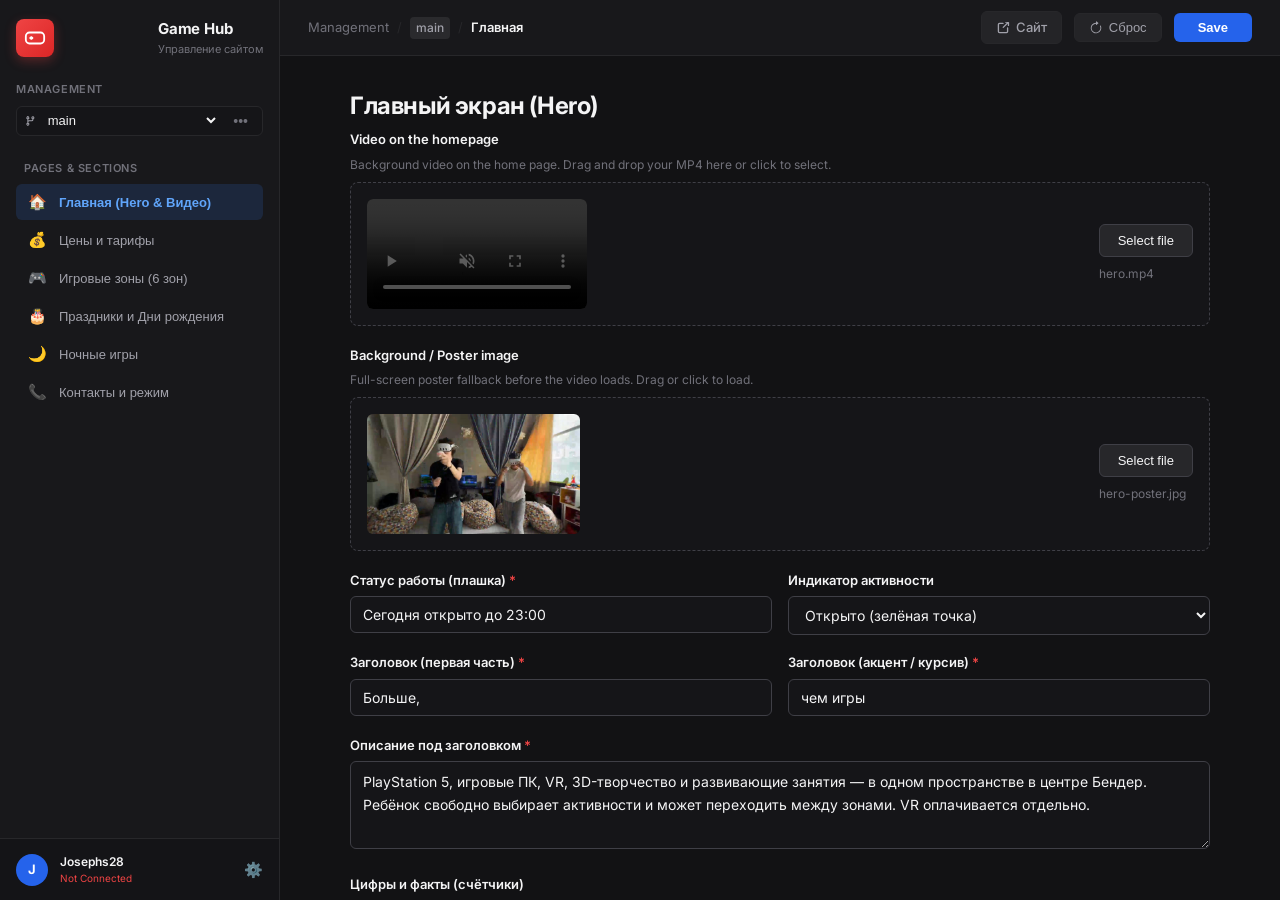
<file: edit/index.html>
<!DOCTYPE html>
<html lang="ru">
<head>
  <meta charset="utf-8">
  <meta name="viewport" content="width=device-width, initial-scale=1, viewport-fit=cover">
  <meta name="apple-mobile-web-app-capable" content="yes">
  <meta name="apple-mobile-web-app-status-bar-style" content="black-translucent">
  <meta name="theme-color" content="#18181b">
  <title>Game Hub Editor — Управление контентом</title>
  <link rel="icon" href="../assets/brand/favicon.svg" type="image/svg+xml">
  <link rel="preconnect" href="https://fonts.googleapis.com">
  <link rel="preconnect" href="https://fonts.gstatic.com" crossorigin>
  <link href="https://fonts.googleapis.com/css2?family=Inter:wght@400;500;600;700&display=swap" rel="stylesheet">
  <link rel="stylesheet" href="editor.css">
</head>
<body>

<div class="sidebar-backdrop" id="sidebarBackdrop"></div>

<div class="app-layout">
  <!-- ===================== SIDEBAR ===================== -->
  <aside class="sidebar" id="sidebar">
    <div class="sidebar__top">
      <div class="sidebar__header">
        <div class="sidebar__logo">
          <svg viewBox="0 0 24 24" fill="none" stroke="currentColor" stroke-width="2">
            <rect x="2" y="6" width="20" height="12" rx="4"></rect>
            <path d="M6 12h4m-2-2v4m7-2h.01m3 0h.01"></path>
          </svg>
        </div>
        <div class="sidebar__brand">
          <span class="brand-title">Game Hub</span>
          <span class="brand-sub">Управление сайтом</span>
        </div>
        <button type="button" class="sidebar__close-btn" id="sidebarCloseBtn" aria-label="Закрыть меню">&times;</button>
      </div>

      <div class="sidebar__management">
        <label class="management-label">Management</label>
        <div class="branch-selector">
          <svg class="branch-icon" viewBox="0 0 16 16" fill="currentColor">
            <path fill-rule="evenodd" d="M11.75 2.5a.75.75 0 100 1.5.75.75 0 000-1.5zm-2.25.75a2.25 2.25 0 113 2.122V6A2.5 2.5 0 0110 8.5H6a1 1 0 00-1 1v1.128a2.251 2.251 0 11-1.5 0V5.372a2.25 2.25 0 111.5 0v1.836A2.492 2.492 0 016 7h4a1 1 0 001-1v-.628A2.25 2.25 0 019.5 3.25zM4.25 12a.75.75 0 100 1.5.75.75 0 000-1.5zM3.5 3.25a.75.75 0 111.5 0 .75.75 0 01-1.5 0z"/>
          </svg>
          <select id="branchSelect" class="branch-select">
            <option value="main" selected>main</option>
          </select>
          <button type="button" class="btn-more" id="openSettingsBtn" title="Настройки GitHub API">•••</button>
        </div>
      </div>

      <nav class="sidebar__nav">
        <div class="nav-heading">PAGES & SECTIONS</div>
        <ul class="nav-list">
          <li>
            <button class="nav-item is-active" data-section="hero">
              <span class="nav-icon">🏠</span>
              <span>Главная (Hero & Видео)</span>
            </button>
          </li>
          <li>
            <button class="nav-item" data-section="prices">
              <span class="nav-icon">💰</span>
              <span>Цены и тарифы</span>
            </button>
          </li>
          <li>
            <button class="nav-item" data-section="zones">
              <span class="nav-icon">🎮</span>
              <span>Игровые зоны (6 зон)</span>
            </button>
          </li>
          <li>
            <button class="nav-item" data-section="parties">
              <span class="nav-icon">🎂</span>
              <span>Праздники и Дни рождения</span>
            </button>
          </li>
          <li>
            <button class="nav-item" data-section="night">
              <span class="nav-icon">🌙</span>
              <span>Ночные игры</span>
            </button>
          </li>
          <li>
            <button class="nav-item" data-section="contacts">
              <span class="nav-icon">📞</span>
              <span>Контакты и режим</span>
            </button>
          </li>
        </ul>
      </nav>
    </div>

    <!-- User Profile Footer -->
    <div class="sidebar__user" id="userProfile">
      <div class="user-avatar" id="userAvatar">J</div>
      <div class="user-meta">
        <div class="user-name" id="userName">Josephs28</div>
        <div class="user-status" id="userStatus">GitHub Connected</div>
      </div>
      <button class="btn-config" id="configureBtn" title="Настройки токена">⚙️</button>
    </div>
  </aside>

  <!-- ===================== MAIN CONTENT AREA ===================== -->
  <main class="main-panel">
    <!-- Top Action Bar -->
    <header class="topbar">
      <div class="topbar__left">
        <button type="button" class="btn-menu-toggle" id="menuToggleBtn" aria-label="Открыть меню разделов">
          <svg viewBox="0 0 24 24" width="20" height="20" fill="none" stroke="currentColor" stroke-width="2">
            <line x1="3" y1="12" x2="21" y2="12"></line>
            <line x1="3" y1="6" x2="21" y2="6"></line>
            <line x1="3" y1="18" x2="21" y2="18"></line>
          </svg>
        </button>
        <div class="topbar__breadcrumbs">
          <span class="crumb crumb--desktop">Management</span>
          <span class="crumb-sep crumb--desktop">/</span>
          <span class="crumb branch-badge">main</span>
          <span class="crumb-sep">/</span>
          <span class="crumb current-page-title" id="currentPageTitle">Главная</span>
        </div>
      </div>

      <div class="topbar__actions">
        <a href="../index.html" target="_blank" class="btn-ghost" title="Открыть сайт">
          <svg viewBox="0 0 16 16" fill="currentColor" width="14" height="14">
            <path d="M4 2a2 2 0 00-2 2v8a2 2 0 002 2h8a2 2 0 002-2V8a.75.75 0 00-1.5 0v4a.5.5 0 01-.5.5H4a.5.5 0 01-.5-.5V4a.5.5 0 01.5-.5h4a.75.75 0 000-1.5H4z"/>
            <path d="M10.25 1.75a.75.75 0 01.75-.75h3.25c.414 0 .75.336.75.75v3.25a.75.75 0 01-1.5 0V3.06l-4.72 4.72a.75.75 0 01-1.06-1.06l4.72-4.72H11a.75.75 0 01-.75-.75z"/>
          </svg>
          <span class="btn-ghost__text">Сайт</span>
        </a>

        <button type="button" class="btn-ghost" id="reloadBtn" title="Сбросить несохранённые изменения">
          <svg viewBox="0 0 16 16" fill="currentColor" width="14" height="14">
            <path fill-rule="evenodd" d="M8 3a5 5 0 104.546 2.914.5.5 0 01.908-.417A6 6 0 118 2v1z"/>
            <path d="M8 4.466V.534a.25.25 0 01.41-.192l2.36 1.966c.12.1.12.284 0 .384L8.41 4.658A.25.25 0 018 4.466z"/>
          </svg>
          <span class="btn-ghost__text">Сброс</span>
        </button>

        <button type="button" class="btn-save" id="saveBtn">
          <span class="btn-save__spinner" id="saveSpinner"></span>
          <span class="btn-save__text">Save</span>
        </button>
      </div>
    </header>

    <!-- Mobile Horizontal Tabs Strip -->
    <nav class="mobile-tabs" id="mobileTabs" aria-label="Быстрый выбор раздела">
      <button type="button" class="mobile-tab is-active" data-section="hero">🏠 Главная</button>
      <button type="button" class="mobile-tab" data-section="prices">💰 Цены</button>
      <button type="button" class="mobile-tab" data-section="zones">🎮 Зоны</button>
      <button type="button" class="mobile-tab" data-section="parties">🎂 Праздники</button>
      <button type="button" class="mobile-tab" data-section="night">🌙 Ночные</button>
      <button type="button" class="mobile-tab" data-section="contacts">📞 Контакты</button>
    </nav>

    <!-- Sections Container -->
    <div class="content-scroll">

      <!-- ================= SECTION: HERO ================= -->
      <section class="editor-section is-active" id="section-hero">
        <h1 class="section-heading">Главный экран (Hero)</h1>
        
        <!-- Video on the homepage -->
        <div class="form-group media-upload-group">
          <label class="form-label">Video on the homepage</label>
          <p class="form-help">Background video on the home page. Drag and drop your MP4 here or click to select.</p>
          <div class="drop-zone" id="heroVideoDropZone">
            <input type="file" id="heroVideoInput" accept="video/mp4,video/*" hidden>
            <div class="drop-zone__preview" id="heroVideoPreview">
              <video src="../assets/video/hero.mp4" controls muted playsinline></video>
            </div>
            <div class="drop-zone__actions">
              <button type="button" class="btn-select-file" onclick="document.getElementById('heroVideoInput').click()">Select file</button>
              <span class="file-name" id="heroVideoName">hero.mp4</span>
            </div>
          </div>
        </div>

        <!-- Poster image -->
        <div class="form-group media-upload-group">
          <label class="form-label">Background / Poster image</label>
          <p class="form-help">Full-screen poster fallback before the video loads. Drag or click to load.</p>
          <div class="drop-zone" id="heroPosterDropZone">
            <input type="file" id="heroPosterInput" accept="image/*" hidden>
            <div class="drop-zone__preview" id="heroPosterPreview">
              <img src="../assets/img/hero-poster.jpg" alt="Poster preview">
            </div>
            <div class="drop-zone__actions">
              <button type="button" class="btn-select-file" onclick="document.getElementById('heroPosterInput').click()">Select file</button>
              <span class="file-name" id="heroPosterName">hero-poster.jpg</span>
            </div>
          </div>
        </div>

        <!-- Status Chip -->
        <div class="form-row">
          <div class="form-group">
            <label class="form-label">Статус работы (плашка) <span class="required">*</span></label>
            <input type="text" class="form-input" id="hero_status" value="Сегодня открыто до 23:00">
          </div>
          <div class="form-group">
            <label class="form-label">Индикатор активности</label>
            <select class="form-select" id="hero_statusOpen">
              <option value="true" selected>Открыто (зелёная точка)</option>
              <option value="false">Закрыто (серая точка)</option>
            </select>
          </div>
        </div>

        <!-- Main Title -->
        <div class="form-row">
          <div class="form-group">
            <label class="form-label">Заголовок (первая часть) <span class="required">*</span></label>
            <input type="text" class="form-input" id="hero_titlePrefix" value="Больше, ">
          </div>
          <div class="form-group">
            <label class="form-label">Заголовок (акцент / курсив) <span class="required">*</span></label>
            <input type="text" class="form-input" id="hero_titleEm" value="чем игры">
          </div>
        </div>

        <!-- Lead Description -->
        <div class="form-group">
          <label class="form-label">Описание под заголовком <span class="required">*</span></label>
          <textarea class="form-textarea" rows="3" id="hero_lead">PlayStation 5, игровые ПК, VR, 3D-творчество и развивающие занятия — в одном пространстве в центре Бендер. Ребёнок свободно выбирает активности и может переходить между зонами. VR оплачивается отдельно.</textarea>
        </div>

        <!-- Facts List -->
        <div class="form-group">
          <label class="form-label">Цифры и факты (счётчики)</label>
          <div class="facts-editor" id="factsEditor">
            <!-- Dynamically populated -->
          </div>
        </div>
      </section>

      <!-- ================= SECTION: PRICES ================= -->
      <section class="editor-section" id="section-prices">
        <h1 class="section-heading">Цены и тарифы</h1>

        <div class="card-box">
          <h2 class="card-box__title">Единый тариф (Главное предложение)</h2>
          <div class="form-row">
            <div class="form-group">
              <label class="form-label">Стоимость <span class="required">*</span></label>
              <input type="text" class="form-input" id="prices_singleRateAmount" value="80 ₽">
            </div>
            <div class="form-group">
              <label class="form-label">Единица измерения <span class="required">*</span></label>
              <input type="text" class="form-input" id="prices_singleRateUnit" value="/ час за ребёнка">
            </div>
          </div>
          <div class="form-group">
            <label class="form-label">Подпись к цене</label>
            <input type="text" class="form-input" id="prices_singleRateNote" value="Ребёнок сам выбирает активности и свободно переходит между зонами">
          </div>
        </div>

        <div class="card-box">
          <h2 class="card-box__title">VR Meta Quest 3</h2>
          <div class="form-group">
            <label class="form-label">Тариф на VR <span class="required">*</span></label>
            <input type="text" class="form-input" id="prices_vrPrice" value="30 ₽ / 10 минут">
          </div>
        </div>

        <div class="card-box">
          <h2 class="card-box__title">Отдельные тарифы по оборудованию</h2>
          <div class="packages-list" id="pricesPackagesList">
            <!-- Dynamically populated -->
          </div>
        </div>
      </section>

      <!-- ================= SECTION: ZONES ================= -->
      <section class="editor-section" id="section-zones">
        <h1 class="section-heading">Игровые зоны (6 направлений)</h1>
        <p class="section-subtitle">Редактируйте названия, описания, теги и фотографии для каждой зоны.</p>

        <div class="zones-accordion" id="zonesEditorList">
          <!-- Dynamically populated -->
        </div>
      </section>

      <!-- ================= SECTION: PARTIES ================= -->
      <section class="editor-section" id="section-parties">
        <h1 class="section-heading">Праздники и Дни рождения</h1>
        <p class="section-subtitle">Форматы аренды для компаний и детских дней рождения.</p>

        <div class="parties-list" id="partiesEditorList">
          <!-- Dynamically populated -->
        </div>
      </section>

      <!-- ================= SECTION: NIGHT ================= -->
      <section class="editor-section" id="section-night">
        <h1 class="section-heading">Ночные игры</h1>

        <div class="form-group">
          <label class="form-label">Заголовок секции <span class="required">*</span></label>
          <input type="text" class="form-input" id="night_title" value="Ночные игры — для подростков и взрослых">
        </div>

        <div class="form-group">
          <label class="form-label">Время проведения <span class="required">*</span></label>
          <input type="text" class="form-input" id="night_time" value="Каждый день с 23:00 до утра">
        </div>

        <div class="form-group">
          <label class="form-label">Описание ночных игр <span class="required">*</span></label>
          <textarea class="form-textarea" rows="4" id="night_lead">После закрытия обычного режима Game Hub превращается в закрытый игровой клуб. Мощные ПК, PlayStation 5, VR и комфортная атмосфера для компаний друзей. Только по предварительной брони.</textarea>
        </div>
      </section>

      <!-- ================= SECTION: CONTACTS ================= -->
      <section class="editor-section" id="section-contacts">
        <h1 class="section-heading">Контакты и Режим работы</h1>

        <div class="card-box">
          <h2 class="card-box__title">Телефоны администраторов</h2>
          <div class="form-row">
            <div class="form-group">
              <label class="form-label">Телефон 1 <span class="required">*</span></label>
              <input type="text" class="form-input" id="contacts_phone1" value="0 778 95 477">
            </div>
            <div class="form-group">
              <label class="form-label">Имя контакта 1</label>
              <input type="text" class="form-input" id="contacts_phone1Name" value="Татьяна">
            </div>
          </div>
          <div class="form-row">
            <div class="form-group">
              <label class="form-label">Телефон 2</label>
              <input type="text" class="form-input" id="contacts_phone2" value="0 778 73 236">
            </div>
            <div class="form-group">
              <label class="form-label">Имя контакта 2</label>
              <input type="text" class="form-input" id="contacts_phone2Name" value="Никита">
            </div>
          </div>
        </div>

        <div class="card-box">
          <h2 class="card-box__title">Адрес и Локация</h2>
          <div class="form-group">
            <label class="form-label">Точный адрес <span class="required">*</span></label>
            <input type="text" class="form-input" id="contacts_address" value="г. Бендеры, ул. Калинина, 23, 2-й этаж, вход через Café Street Food">
          </div>
        </div>

        <div class="card-box">
          <h2 class="card-box__title">Режим работы</h2>
          <div class="form-group">
            <label class="form-label">Будни (Пн — Пт) <span class="required">*</span></label>
            <input type="text" class="form-input" id="contacts_hoursWorkdays" value="Пн — Пт: 12:00 — 22:00">
          </div>
          <div class="form-group">
            <label class="form-label">Выходные (Сб — Вс) <span class="required">*</span></label>
            <input type="text" class="form-input" id="contacts_hoursWeekends" value="Сб — Вс: 10:00 — 23:00">
          </div>
          <div class="form-group">
            <label class="form-label">Летний режим</label>
            <input type="text" class="form-input" id="contacts_hoursSummer" value="Летом: ежедневно 10:00 — 23:00">
          </div>
        </div>

        <div class="card-box">
          <h2 class="card-box__title">Соцсети и Мессенджеры</h2>
          <div class="form-row">
            <div class="form-group">
              <label class="form-label">Ссылка Instagram</label>
              <input type="url" class="form-input" id="contacts_instagram" value="https://www.instagram.com/gamehub_bender/">
            </div>
            <div class="form-group">
              <label class="form-label">Никнейм Instagram</label>
              <input type="text" class="form-input" id="contacts_instagramHandle" value="@gamehub_bender">
            </div>
          </div>
          <div class="form-group">
            <label class="form-label">Ссылка Telegram</label>
            <input type="url" class="form-input" id="contacts_telegram" value="https://t.me/+37377895477">
          </div>
        </div>
      </section>

    </div>
  </main>
</div>

<!-- ===================== SETTINGS MODAL ===================== -->
<dialog class="modal" id="settingsModal">
  <div class="modal__card">
    <div class="modal__header">
      <h2 class="modal__title">Настройки подключения к GitHub</h2>
      <button type="button" class="modal__close" id="closeSettingsModal">&times;</button>
    </div>
    <div class="modal__body">
      <p class="modal__desc">
        Чтобы сохранять изменения прямо в репозиторий GitHub, укажите ваш репозиторий и Personal Access Token (PAT).
      </p>

      <div class="form-group">
        <label class="form-label">Репозиторий (owner/repo)</label>
        <input type="text" class="form-input" id="ghRepo" value="Josephs28/game-hub-bender-test">
      </div>

      <div class="form-group">
        <label class="form-label">Ветка</label>
        <input type="text" class="form-input" id="ghBranch" value="main">
      </div>

      <div class="form-group">
        <label class="form-label">GitHub Personal Access Token</label>
        <input type="password" class="form-input" id="ghToken" placeholder="ghp_...">
        <p class="form-help">Токен сохраняется только локально в браузере (localStorage) и используется для создания коммитов.</p>
      </div>

      <div class="modal__actions">
        <button type="button" class="btn-ghost" id="exportJsonBtn">Скачать content.json</button>
        <button type="button" class="btn-primary" id="saveSettingsBtn">Сохранить настройки</button>
      </div>
    </div>
  </div>
</dialog>

<!-- ===================== TOAST NOTIFICATION ===================== -->
<div class="toast" id="toast"></div>

<script src="editor.js"></script>
</body>
</html>
</file>
<file: edit/editor.css>
/* ============================================================================
   GAME HUB EDITOR — STYLES
   Replicating the clean, dark Git-based CMS aesthetic from Innaya Studio
   ========================================================================== */

:root {
  --bg-app: #121214;
  --bg-sidebar: #18181b;
  --bg-card: #1d1d21;
  --bg-input: #151518;
  --bg-input-focus: #1c1c21;
  
  --border-subtle: #27272a;
  --border-card: #2e2e33;
  --border-input: #3f3f46;
  --border-focus: #3b82f6;

  --text-main: #f4f4f5;
  --text-muted: #a1a1aa;
  --text-dim: #71717a;

  --accent-blue: #2563eb;
  --accent-blue-hover: #1d4ed8;
  --accent-red: #ef4444;
  --accent-green: #22c55e;
  
  --radius-sm: 6px;
  --radius-md: 8px;
  --radius-lg: 12px;
  
  --font-sans: 'Inter', -apple-system, BlinkMacSystemFont, 'Segoe UI', Roboto, sans-serif;
}

*, *::before, *::after {
  box-sizing: border-box;
  margin: 0;
  padding: 0;
}

body {
  font-family: var(--font-sans);
  background-color: var(--bg-app);
  color: var(--text-main);
  line-height: 1.5;
  height: 100vh;
  overflow: hidden;
  -webkit-font-smoothing: antialiased;
}

/* -------------------------------- Layout -------------------------------- */
.app-layout {
  display: flex;
  height: 100vh;
  overflow: hidden;
}

/* -------------------------------- Sidebar ------------------------------- */
.sidebar {
  width: 280px;
  min-width: 280px;
  background-color: var(--bg-sidebar);
  border-right: 1px solid var(--border-subtle);
  display: flex;
  flex-direction: column;
  justify-content: space-between;
  height: 100vh;
  user-select: none;
}

.sidebar__top {
  padding: 18px 16px;
  overflow-y: auto;
}

.sidebar__header {
  display: flex;
  align-items: center;
  justify-content: space-between;
  margin-bottom: 24px;
}

.sidebar__close-btn {
  display: none;
  background: transparent;
  border: none;
  color: var(--text-muted);
  font-size: 26px;
  line-height: 1;
  cursor: pointer;
  padding: 4px 8px;
  border-radius: var(--radius-sm);
}

.sidebar__close-btn:hover {
  color: var(--text-main);
  background: rgba(255, 255, 255, 0.08);
}

/* Sidebar Backdrop on Mobile */
.sidebar-backdrop {
  position: fixed;
  inset: 0;
  background: rgba(0, 0, 0, 0.65);
  backdrop-filter: blur(4px);
  z-index: 998;
  display: none;
  opacity: 0;
  transition: opacity 0.25s ease;
}

.sidebar-backdrop.is-open {
  display: block;
  opacity: 1;
}

.sidebar__logo {
  width: 38px;
  height: 38px;
  background: linear-gradient(135deg, #ef4444, #dc2626);
  border-radius: var(--radius-md);
  display: flex;
  align-items: center;
  justify-content: center;
  color: #fff;
  box-shadow: 0 4px 12px rgba(239, 68, 68, 0.3);
}

.sidebar__logo svg {
  width: 22px;
  height: 22px;
}

.sidebar__brand {
  display: flex;
  flex-direction: column;
}

.brand-title {
  font-weight: 700;
  font-size: 15px;
  letter-spacing: -0.2px;
}

.brand-sub {
  font-size: 11px;
  color: var(--text-dim);
}

.sidebar__management {
  margin-bottom: 24px;
}

.management-label {
  display: block;
  font-size: 11px;
  text-transform: uppercase;
  letter-spacing: 0.6px;
  color: var(--text-dim);
  margin-bottom: 8px;
  font-weight: 600;
}

.branch-selector {
  display: flex;
  align-items: center;
  background: var(--bg-input);
  border: 1px solid var(--border-subtle);
  border-radius: var(--radius-sm);
  padding: 4px 8px;
  gap: 8px;
}

.branch-icon {
  width: 14px;
  height: 14px;
  color: var(--text-muted);
}

.branch-select {
  background: transparent;
  border: none;
  color: var(--text-main);
  font-size: 13px;
  font-weight: 500;
  width: 100%;
  cursor: pointer;
  outline: none;
}

.btn-more {
  background: transparent;
  border: none;
  color: var(--text-dim);
  cursor: pointer;
  font-size: 14px;
  padding: 2px 6px;
  border-radius: 4px;
}

.btn-more:hover {
  background: var(--border-subtle);
  color: var(--text-main);
}

.nav-heading {
  font-size: 11px;
  text-transform: uppercase;
  letter-spacing: 0.6px;
  color: var(--text-dim);
  margin: 16px 8px 8px;
  font-weight: 600;
}

.nav-list {
  list-style: none;
  display: flex;
  flex-direction: column;
  gap: 2px;
}

.nav-item {
  width: 100%;
  display: flex;
  align-items: center;
  gap: 12px;
  padding: 9px 12px;
  background: transparent;
  border: none;
  border-radius: var(--radius-sm);
  color: var(--text-muted);
  font-size: 13px;
  font-weight: 500;
  text-align: left;
  cursor: pointer;
  transition: all 0.15s ease;
}

.nav-item:hover {
  background: rgba(255, 255, 255, 0.04);
  color: var(--text-main);
}

.nav-item.is-active {
  background: rgba(59, 130, 246, 0.15);
  color: #60a5fa;
  font-weight: 600;
}

.nav-icon {
  font-size: 15px;
}

/* Sidebar User Footer */
.sidebar__user {
  padding: 14px 16px;
  border-top: 1px solid var(--border-subtle);
  background: rgba(0, 0, 0, 0.15);
  display: flex;
  align-items: center;
  gap: 12px;
}

.user-avatar {
  width: 32px;
  height: 32px;
  border-radius: 50%;
  background: #2563eb;
  color: #fff;
  font-weight: 700;
  font-size: 13px;
  display: flex;
  align-items: center;
  justify-content: center;
}

.user-meta {
  flex: 1;
  overflow: hidden;
}

.user-name {
  font-size: 12px;
  font-weight: 600;
  white-space: nowrap;
  overflow: hidden;
  text-overflow: ellipsis;
}

.user-status {
  font-size: 10px;
  color: var(--accent-green);
}

.btn-config {
  background: transparent;
  border: none;
  cursor: pointer;
  font-size: 15px;
  opacity: 0.7;
}

.btn-config:hover {
  opacity: 1;
}

/* ----------------------------- Main Panel ------------------------------ */
.main-panel {
  flex: 1;
  display: flex;
  flex-direction: column;
  height: 100vh;
  overflow: hidden;
  background: var(--bg-app);
}

/* Top Action Bar */
.topbar {
  height: 56px;
  min-height: 56px;
  border-bottom: 1px solid var(--border-subtle);
  background: var(--bg-sidebar);
  display: flex;
  align-items: center;
  justify-content: space-between;
  padding: 0 28px;
}

.topbar__left {
  display: flex;
  align-items: center;
  gap: 12px;
}

.btn-menu-toggle {
  display: none;
  background: transparent;
  border: 1px solid var(--border-subtle);
  border-radius: var(--radius-sm);
  color: var(--text-main);
  padding: 6px;
  cursor: pointer;
  align-items: center;
  justify-content: center;
}

.btn-menu-toggle:hover {
  background: rgba(255, 255, 255, 0.08);
}

.topbar__breadcrumbs {
  display: flex;
  align-items: center;
  gap: 8px;
  font-size: 13px;
}

/* Horizontal Mobile Tabs */
.mobile-tabs {
  display: none;
  background: var(--bg-sidebar);
  border-bottom: 1px solid var(--border-subtle);
  padding: 8px 12px;
  gap: 8px;
  overflow-x: auto;
  -webkit-overflow-scrolling: touch;
  scrollbar-width: none;
  white-space: nowrap;
}

.mobile-tabs::-webkit-scrollbar {
  display: none;
}

.mobile-tab {
  background: rgba(255, 255, 255, 0.05);
  border: 1px solid var(--border-subtle);
  border-radius: 20px;
  color: var(--text-muted);
  font-size: 13px;
  font-weight: 500;
  padding: 6px 14px;
  cursor: pointer;
  display: inline-flex;
  align-items: center;
  gap: 6px;
  flex-shrink: 0;
  touch-action: manipulation;
}

.mobile-tab.is-active {
  background: #2563eb;
  border-color: #2563eb;
  color: #fff;
  font-weight: 600;
}

.crumb {
  color: var(--text-dim);
}

.crumb-sep {
  color: var(--border-subtle);
}

.branch-badge {
  background: rgba(255, 255, 255, 0.08);
  padding: 2px 6px;
  border-radius: 4px;
  font-size: 12px;
  font-weight: 500;
  color: var(--text-muted);
}

.current-page-title {
  color: var(--text-main);
  font-weight: 600;
}

.topbar__actions {
  display: flex;
  align-items: center;
  gap: 12px;
}

.btn-ghost {
  display: inline-flex;
  align-items: center;
  gap: 6px;
  background: rgba(255, 255, 255, 0.05);
  border: 1px solid var(--border-subtle);
  border-radius: var(--radius-sm);
  color: var(--text-muted);
  font-size: 13px;
  font-weight: 500;
  padding: 6px 14px;
  cursor: pointer;
  text-decoration: none;
  transition: all 0.15s ease;
}

.btn-ghost:hover {
  background: rgba(255, 255, 255, 0.1);
  color: var(--text-main);
  border-color: var(--border-input);
}

.btn-save {
  display: inline-flex;
  align-items: center;
  justify-content: center;
  background: var(--accent-blue);
  border: none;
  border-radius: var(--radius-sm);
  color: #fff;
  font-size: 13px;
  font-weight: 600;
  padding: 7px 24px;
  cursor: pointer;
  gap: 8px;
  transition: background 0.15s ease, transform 0.05s ease;
}

.btn-save:hover {
  background: var(--accent-blue-hover);
}

.btn-save:active {
  transform: scale(0.98);
}

.btn-save__spinner {
  width: 14px;
  height: 14px;
  border: 2px solid rgba(255, 255, 255, 0.3);
  border-top-color: #fff;
  border-radius: 50%;
  display: none;
  animation: spin 0.7s linear infinite;
}

.btn-save.is-saving .btn-save__spinner {
  display: inline-block;
}

.btn-save.is-saving {
  pointer-events: none;
  opacity: 0.85;
}

@keyframes spin {
  to { transform: rotate(360deg); }
}

/* ------------------------- Content & Form Controls ---------------------- */
.content-scroll {
  flex: 1;
  overflow-y: auto;
  padding: 32px 40px 80px;
}

.editor-section {
  display: none;
  max-width: 860px;
  margin: 0 auto;
}

.editor-section.is-active {
  display: block;
  animation: fadeIn 0.2s ease;
}

@keyframes fadeIn {
  from { opacity: 0; transform: translateY(4px); }
  to { opacity: 1; transform: translateY(0); }
}

.section-heading {
  font-size: 24px;
  font-weight: 700;
  letter-spacing: -0.4px;
  margin-bottom: 6px;
}

.section-subtitle {
  font-size: 13px;
  color: var(--text-muted);
  margin-bottom: 28px;
}

.card-box {
  background: var(--bg-card);
  border: 1px solid var(--border-card);
  border-radius: var(--radius-lg);
  padding: 24px;
  margin-bottom: 24px;
}

.card-box__title {
  font-size: 16px;
  font-weight: 600;
  margin-bottom: 16px;
  border-bottom: 1px solid var(--border-subtle);
  padding-bottom: 10px;
}

.form-group {
  margin-bottom: 20px;
}

.form-group:last-child {
  margin-bottom: 0;
}

.form-row {
  display: grid;
  grid-template-columns: 1fr 1fr;
  gap: 16px;
}

.form-label {
  display: block;
  font-size: 13px;
  font-weight: 600;
  color: var(--text-main);
  margin-bottom: 6px;
}

.required {
  color: var(--accent-red);
}

.form-help {
  font-size: 12px;
  color: var(--text-dim);
  margin-bottom: 8px;
}

.form-input, .form-textarea, .form-select {
  width: 100%;
  background: var(--bg-input);
  border: 1px solid var(--border-input);
  border-radius: var(--radius-sm);
  color: var(--text-main);
  font-family: inherit;
  font-size: 14px;
  padding: 9px 12px;
  outline: none;
  transition: border-color 0.15s ease, background 0.15s ease;
}

.form-input:focus, .form-textarea:focus, .form-select:focus {
  border-color: var(--border-focus);
  background: var(--bg-input-focus);
}

.form-textarea {
  resize: vertical;
  line-height: 1.6;
}

/* Drop Zone / Media Uploader (matching Innaya Studio style) */
.drop-zone {
  background: var(--bg-input);
  border: 1px dashed var(--border-input);
  border-radius: var(--radius-md);
  padding: 16px;
  display: flex;
  align-items: center;
  justify-content: space-between;
  gap: 20px;
  transition: border-color 0.15s ease;
}

.drop-zone:hover {
  border-color: #60a5fa;
}

.drop-zone__preview {
  max-width: 220px;
  max-height: 120px;
  border-radius: var(--radius-sm);
  overflow: hidden;
  background: #000;
}

.drop-zone__preview img, .drop-zone__preview video {
  width: 100%;
  height: 100%;
  max-height: 120px;
  object-fit: cover;
  display: block;
}

.drop-zone__actions {
  display: flex;
  flex-direction: column;
  align-items: flex-start;
  gap: 8px;
}

.btn-select-file {
  background: #27272a;
  border: 1px solid #3f3f46;
  border-radius: var(--radius-sm);
  color: var(--text-main);
  font-size: 13px;
  font-weight: 500;
  padding: 8px 18px;
  cursor: pointer;
  transition: all 0.15s ease;
}

.btn-select-file:hover {
  background: #3f3f46;
  border-color: #52525b;
}

.file-name {
  font-size: 12px;
  color: var(--text-dim);
}

/* Zones Accordion / Cards */
.zone-card, .party-card {
  background: var(--bg-card);
  border: 1px solid var(--border-card);
  border-radius: var(--radius-lg);
  padding: 22px;
  margin-bottom: 20px;
}

.zone-card__header {
  display: flex;
  align-items: center;
  justify-content: space-between;
  margin-bottom: 16px;
  border-bottom: 1px solid var(--border-subtle);
  padding-bottom: 10px;
}

.zone-card__title {
  font-size: 16px;
  font-weight: 600;
}

.zone-tag-badge {
  background: rgba(255, 255, 255, 0.08);
  font-size: 11px;
  font-weight: 600;
  padding: 3px 8px;
  border-radius: 4px;
}

/* ----------------------------- Modal ----------------------------------- */
.modal {
  position: fixed;
  inset: 0;
  background: rgba(0, 0, 0, 0.7);
  display: none;
  align-items: center;
  justify-content: center;
  z-index: 100;
  backdrop-filter: blur(4px);
  border: none;
}

.modal.is-open {
  display: flex;
}

.modal__card {
  background: var(--bg-sidebar);
  border: 1px solid var(--border-card);
  border-radius: var(--radius-lg);
  width: 90%;
  max-width: 480px;
  padding: 24px;
  box-shadow: 0 20px 40px rgba(0, 0, 0, 0.6);
}

.modal__header {
  display: flex;
  align-items: center;
  justify-content: space-between;
  margin-bottom: 14px;
}

.modal__title {
  font-size: 17px;
  font-weight: 600;
}

.modal__close {
  background: transparent;
  border: none;
  color: var(--text-dim);
  font-size: 22px;
  cursor: pointer;
}

.modal__desc {
  font-size: 13px;
  color: var(--text-muted);
  margin-bottom: 18px;
  line-height: 1.5;
}

.modal__actions {
  display: flex;
  justify-content: flex-end;
  gap: 12px;
  margin-top: 24px;
}

.btn-primary {
  background: var(--accent-blue);
  color: #fff;
  border: none;
  border-radius: var(--radius-sm);
  padding: 8px 18px;
  font-size: 13px;
  font-weight: 600;
  cursor: pointer;
}

/* Toast Notification */
.toast {
  position: fixed;
  bottom: 24px;
  right: 28px;
  background: #18181b;
  border: 1px solid var(--border-subtle);
  color: var(--text-main);
  padding: 12px 20px;
  border-radius: var(--radius-md);
  box-shadow: 0 10px 30px rgba(0, 0, 0, 0.5);
  font-size: 13px;
  font-weight: 500;
  display: none;
  align-items: center;
  gap: 10px;
  z-index: 200;
  transform: translateY(20px);
  transition: transform 0.2s ease, opacity 0.2s ease;
}

.toast.is-show {
  display: flex;
  transform: translateY(0);
}

.toast--success {
  border-color: #22c55e;
}

.toast--error {
  border-color: #ef4444;
}

/* ==========================================================================
   MOBILE & IPHONE RESPONSIVE STYLES (Smartphones, iOS Safari, Android)
   ========================================================================== */

@media (max-width: 768px) {
  /* Prevent horizontal overflow and handle mobile dynamic viewport */
  body, .app-layout {
    height: 100dvh;
    overflow: hidden;
  }

  /* Off-canvas mobile sidebar drawer */
  .sidebar {
    position: fixed;
    top: 0;
    left: 0;
    bottom: 0;
    width: 290px;
    max-width: 85vw;
    z-index: 1000;
    transform: translateX(-100%);
    transition: transform 0.28s cubic-bezier(0.32, 0.72, 0, 1);
    box-shadow: 0 0 50px rgba(0, 0, 0, 0.8);
    padding-bottom: max(14px, env(safe-area-inset-bottom));
  }

  .sidebar.is-open {
    transform: translateX(0);
  }

  .sidebar__close-btn {
    display: block;
  }

  /* Show mobile header buttons and tabs */
  .btn-menu-toggle {
    display: inline-flex;
    min-width: 36px;
    min-height: 36px;
  }

  .mobile-tabs {
    display: flex;
  }

  /* Compact Topbar */
  .topbar {
    padding: 0 12px;
    height: 52px;
    min-height: 52px;
    padding-top: env(safe-area-inset-top);
  }

  .crumb--desktop {
    display: none;
  }

  .btn-ghost {
    padding: 6px 10px;
    font-size: 12px;
  }

  .btn-ghost__text {
    display: none; /* Hide text on ultra small screens to save space */
  }

  .btn-save {
    padding: 8px 16px;
    font-size: 13px;
    min-height: 36px;
  }

  /* Comfortable Mobile Scroll Padding */
  .content-scroll {
    padding: 16px 12px max(80px, calc(40px + env(safe-area-inset-bottom)));
  }

  .section-heading {
    font-size: 20px;
  }

  .section-subtitle {
    font-size: 12px;
    margin-bottom: 18px;
  }

  /* Stack Form Rows on Mobile */
  .form-row {
    grid-template-columns: 1fr;
    gap: 12px;
  }

  /* 
     CRITICAL FOR IPHONE / IOS SAFARI:
     Inputs must have at least 16px font-size to prevent automatic browser zoom
  */
  .form-input, .form-textarea, .form-select {
    font-size: 16px !important;
    padding: 11px 12px;
    border-radius: var(--radius-sm);
  }

  /* Stack Drop Zones for Thumb Friendly Uploading */
  .drop-zone {
    flex-direction: column;
    align-items: stretch;
    gap: 14px;
    padding: 14px;
  }

  .drop-zone__preview {
    max-width: 100%;
    max-height: 180px;
    width: 100%;
    display: flex;
    justify-content: center;
  }

  .drop-zone__preview img, .drop-zone__preview video {
    max-height: 160px;
    width: 100%;
  }

  .drop-zone__actions {
    width: 100%;
    align-items: center;
    text-align: center;
  }

  .btn-select-file {
    width: 100%;
    padding: 12px 16px;
    font-size: 14px;
    font-weight: 600;
  }

  /* Card Containers */
  .card-box, .zone-card, .party-card {
    padding: 16px;
    border-radius: var(--radius-md);
    margin-bottom: 16px;
  }

  /* Modal on Mobile */
  .modal__card {
    width: 95%;
    max-height: 90vh;
    padding: 20px 16px;
    overflow-y: auto;
  }

  /* Mobile Toast Alert */
  .toast {
    left: 12px;
    right: 12px;
    bottom: max(16px, env(safe-area-inset-bottom));
    justify-content: center;
    text-align: center;
    padding: 12px 16px;
  }
}
</file>
